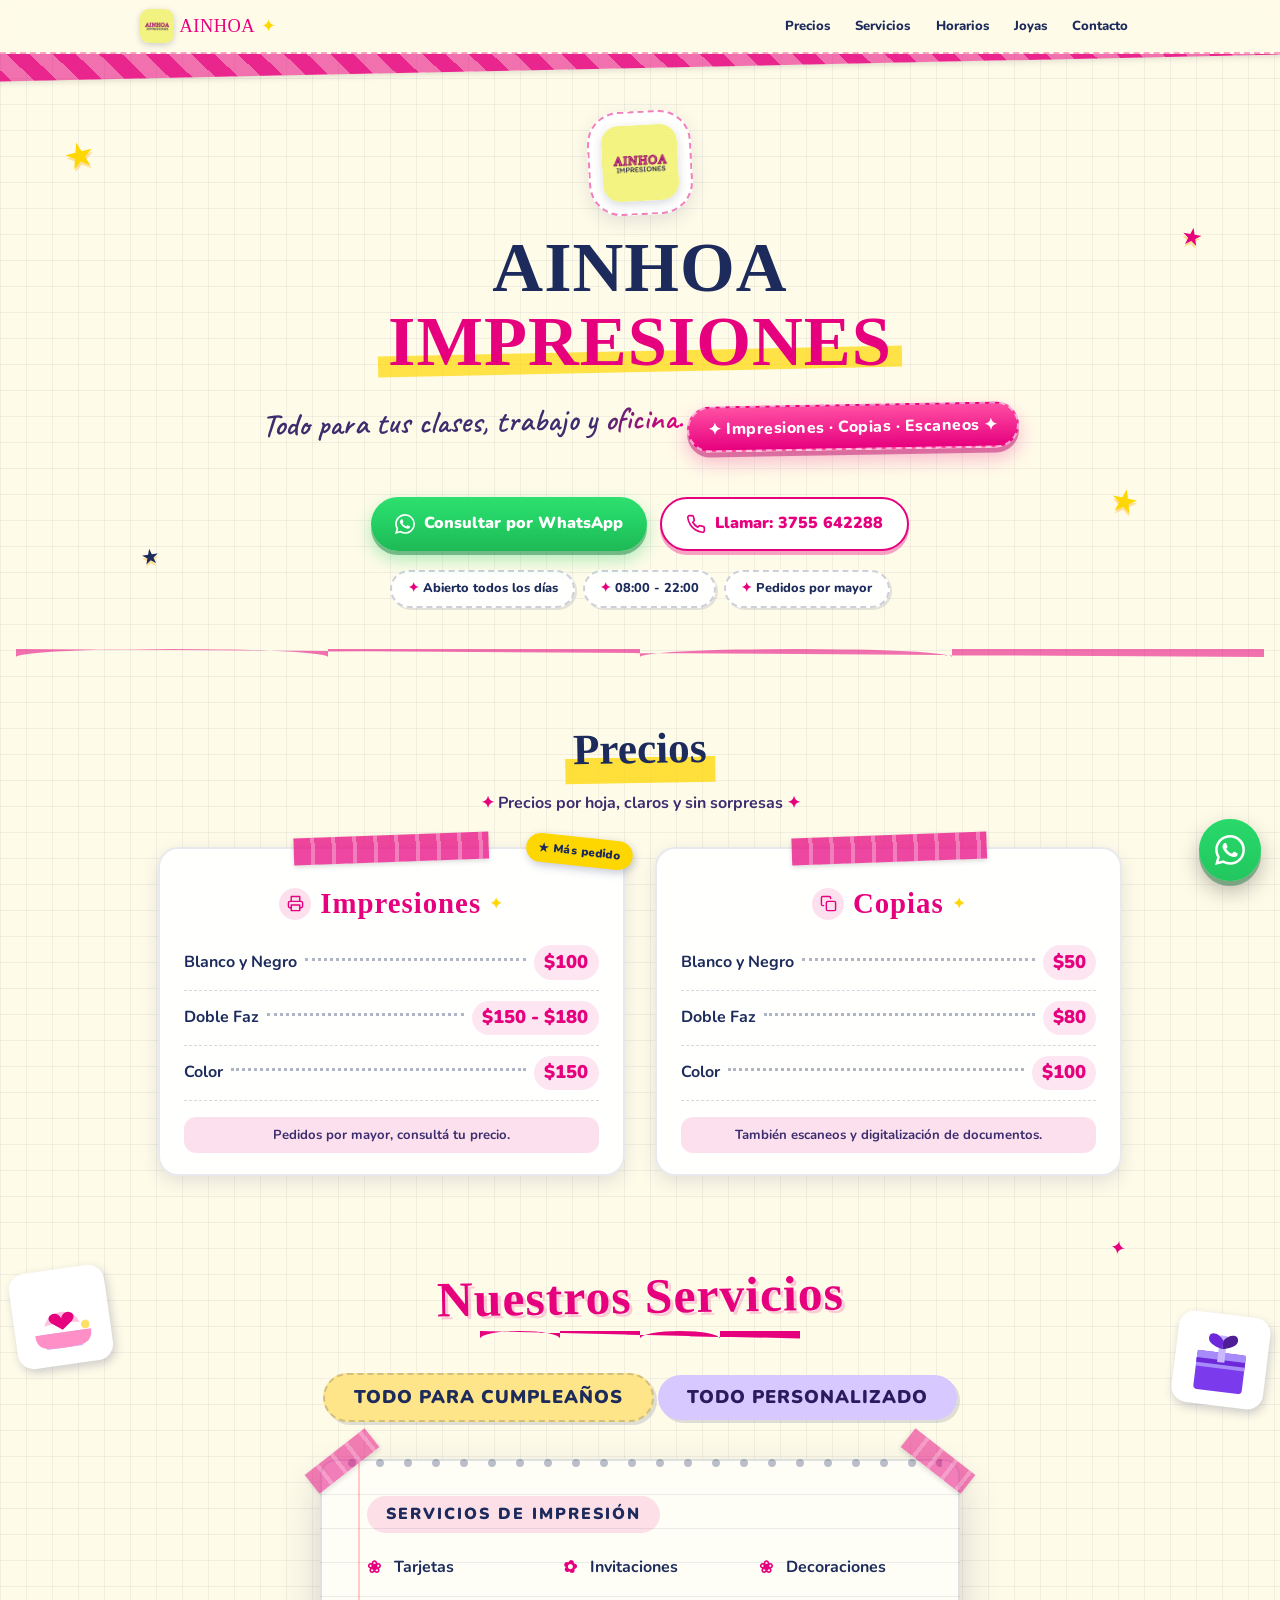
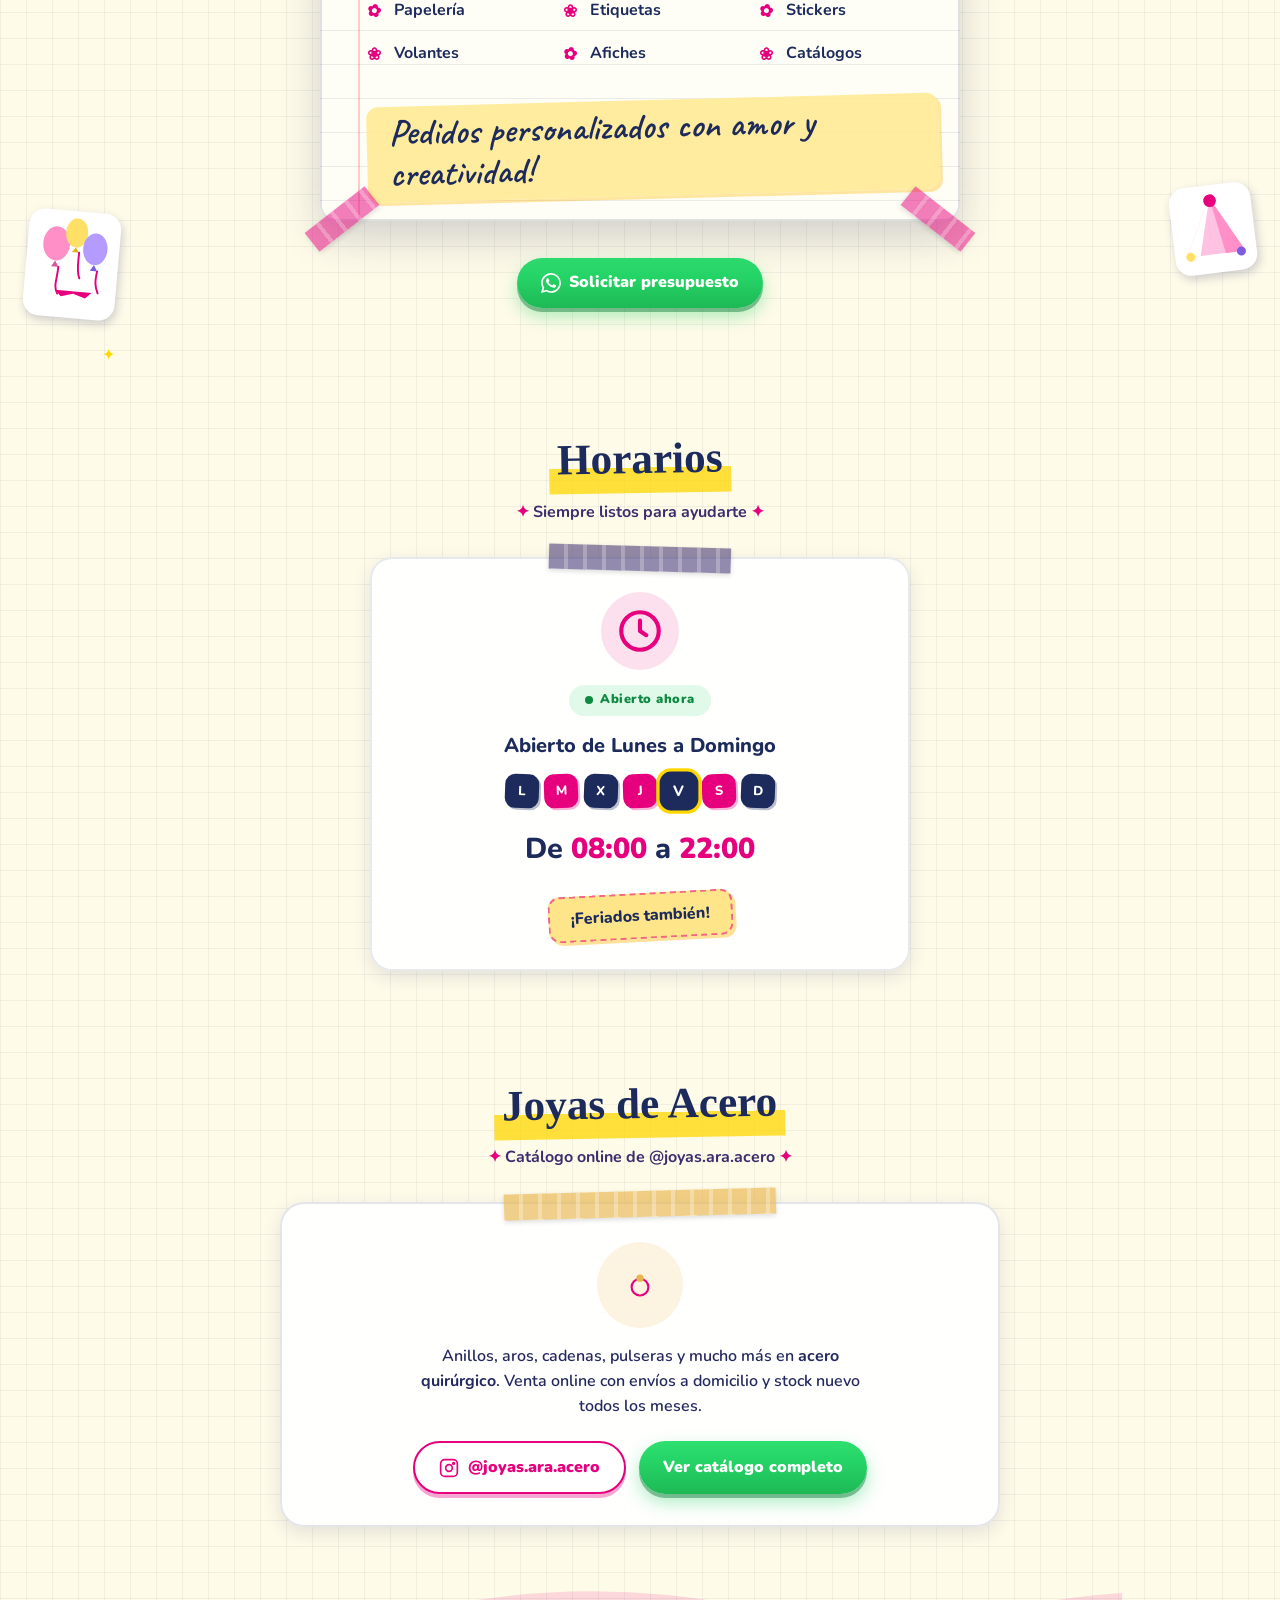
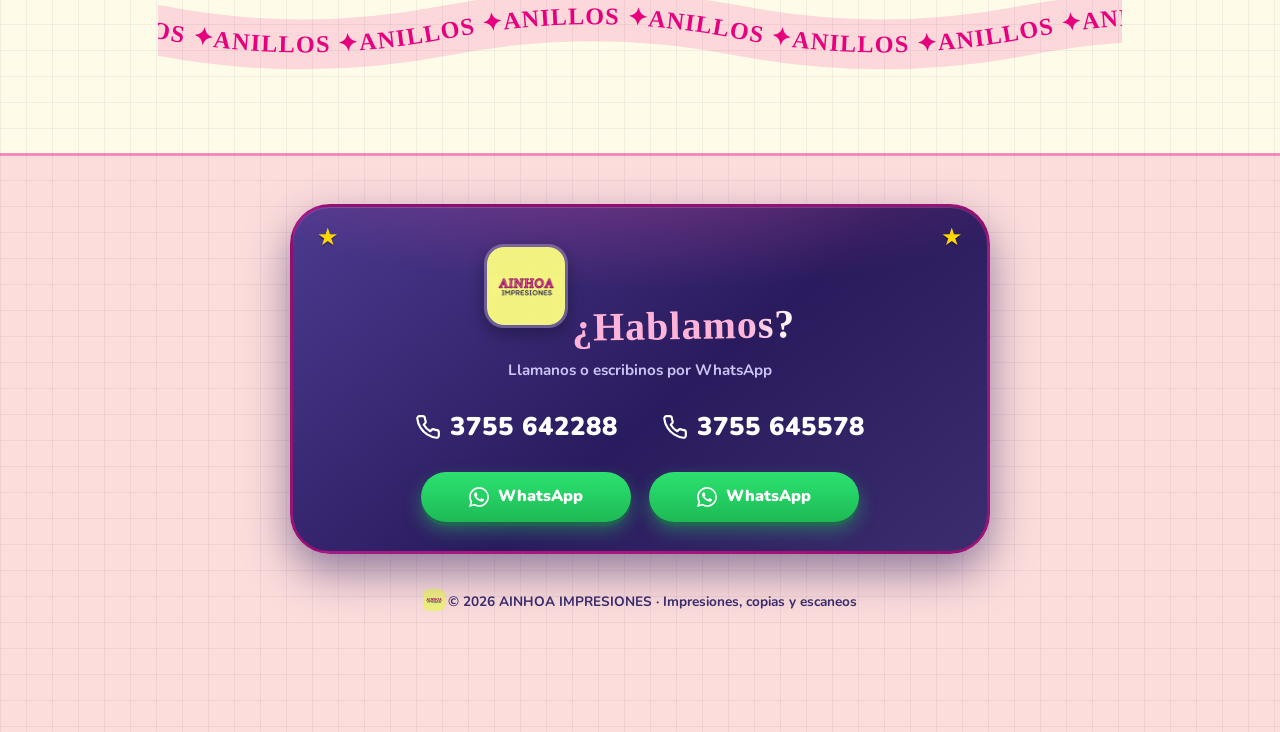
<file: index.html>
<!DOCTYPE html>
<html lang="es">
<head>
  <meta charset="UTF-8">
  <meta name="viewport" content="width=device-width, initial-scale=1.0">
  <meta name="description" content="AINHOA IMPRESIONES - Impresiones, copias y escaneos. Todo para tus clases, trabajo y oficina. Abierto de lunes a domingo, de 08:00 a 22:00.">
  <meta name="theme-color" content="#e6007e">
  <title>AINHOA IMPRESIONES · Impresiones, Copias y Escaneos</title>
  <link rel="icon" type="image/jpeg" href="assets/img/logo.jpg">
  <meta property="og:type" content="website">
  <meta property="og:title" content="AINHOA IMPRESIONES · Impresiones, Copias y Escaneos">
  <meta property="og:description" content="Impresiones, copias y escaneos. Todo para tus clases, trabajo y oficina. Abierto de lunes a domingo.">
  <meta property="og:image" content="assets/img/logo.jpg">
  <link rel="preconnect" href="https://fonts.googleapis.com">
  <link rel="preconnect" href="https://fonts.gstatic.com" crossorigin>
  <link href="https://fonts.googleapis.com/css2?family=Permanent+Marker&family=Nunito:wght@400;600;700;800;900&family=Caveat:wght@600;700&display=swap" rel="stylesheet">
  <link rel="stylesheet" href="assets/css/base.css">
  <link rel="stylesheet" href="assets/css/main.css">
  <link rel="stylesheet" href="assets/css/animations.css">
</head>
<body>

  <div class="progress" id="progress" aria-hidden="true"></div>

  <nav class="topnav" aria-label="Navegación">
    <div class="topnav-inner">
      <a class="brand" href="#inicio">
        <img class="brand-logo" src="assets/img/logo.jpg" alt="AINHOA IMPRESIONES" width="34" height="34">
        AINHOA <span class="brand-star" aria-hidden="true">✦</span>
      </a>
      <div class="nav-links">
        <a href="#precios">Precios</a>
        <a href="#servicios">Servicios</a>
        <a href="#horarios">Horarios</a>
        <a href="#joyas">Joyas</a>
        <a href="#contacto">Contacto</a>
      </div>
    </div>
  </nav>

  <header class="hero" id="inicio">
    <span class="star star-1">★</span>
    <span class="star star-2">★</span>
    <span class="star star-3">★</span>
    <span class="star star-4">★</span>

    <div class="hero-icon-wrap">
      <img class="hero-logo" src="assets/img/logo.jpg" alt="AINHOA IMPRESIONES">
    </div>

    <h1 class="marker">AINHOA<br><span class="mark">Impresiones</span></h1>

    <p class="slogan rb-shiny rb-shiny--purple">Todo para tus clases, trabajo y oficina.</p>

    <span class="badge">✦ Impresiones · Copias · Escaneos ✦</span>

    <div class="hero-cta">
      <a class="btn-cta btn-wa-cta magnet" href="https://wa.me/543755642288?text=%C2%A1Hola%20AINHOA%20IMPRESIONES!%20Vengo%20de%20la%20web%20y%20quiero%20consultar." target="_blank" rel="noopener">
        <svg viewBox="0 0 24 24" width="20" height="20" fill="currentColor" aria-hidden="true"><path d="M17.472 14.382c-.297-.149-1.758-.867-2.03-.967-.273-.099-.471-.148-.67.15-.197.297-.767.966-.94 1.164-.173.199-.347.223-.644.075-.297-.15-1.255-.463-2.39-1.475-.883-.788-1.48-1.761-1.653-2.059-.173-.297-.018-.458.13-.606.134-.133.298-.347.446-.52.149-.174.198-.298.298-.497.099-.198.05-.371-.025-.52-.075-.149-.669-1.612-.916-2.207-.242-.579-.487-.5-.669-.51-.173-.008-.371-.01-.57-.01-.198 0-.52.074-.792.372-.272.297-1.04 1.016-1.04 2.479 0 1.462 1.065 2.875 1.213 3.074.149.198 2.096 3.2 5.077 4.487.709.306 1.262.489 1.694.625.712.227 1.36.195 1.871.118.571-.085 1.758-.719 2.006-1.413.248-.694.248-1.289.173-1.413-.074-.124-.272-.198-.57-.347m-5.421 7.403h-.004a9.87 9.87 0 01-5.031-1.378l-.361-.214-3.741.982.998-3.648-.235-.374a9.86 9.86 0 01-1.51-5.26c.001-5.45 4.436-9.884 9.888-9.884 2.64 0 5.122 1.03 6.988 2.898a9.825 9.825 0 012.893 6.994c-.003 5.45-4.437 9.884-9.885 9.884m8.413-18.297A11.815 11.815 0 0012.05 0C5.495 0 .16 5.335.157 11.892c0 2.096.547 4.142 1.588 5.945L.057 24l6.305-1.654a11.882 11.882 0 005.683 1.448h.005c6.554 0 11.89-5.335 11.893-11.893a11.821 11.821 0 00-3.48-8.413z"/></svg>
        Consultar por WhatsApp
      </a>
      <a class="btn-cta btn-tel-cta magnet" href="tel:+543755642288">
        <svg viewBox="0 0 24 24" width="20" height="20" fill="none" stroke="currentColor" stroke-width="2" stroke-linecap="round" stroke-linejoin="round" aria-hidden="true"><path d="M22 16.92v3a2 2 0 0 1-2.18 2 19.79 19.79 0 0 1-8.63-3.07 19.5 19.5 0 0 1-6-6 19.79 19.79 0 0 1-3.07-8.67A2 2 0 0 1 4.11 2h3a2 2 0 0 1 2 1.72c.127.96.361 1.903.7 2.81a2 2 0 0 1-.45 2.11L8.09 9.91a16 16 0 0 0 6 6l1.27-1.27a2 2 0 0 1 2.11-.45c.907.339 1.85.573 2.81.7A2 2 0 0 1 22 16.92z"/></svg>
        Llamar: 3755 642288
      </a>
    </div>

    <div class="hero-chips">
      <span class="chip">Abierto todos los días</span>
      <span class="chip">08:00 - 22:00</span>
      <span class="chip">Pedidos por mayor</span>
    </div>

    <svg class="hero-scallop" viewBox="0 0 56 14" preserveAspectRatio="none" aria-hidden="true">
      <path d="M0 0 L0 7 A7 7 0 0 1 14 7 L14 0 A7 7 0 0 1 28 0 L28 7 A7 7 0 0 1 42 7 L42 0 A7 7 0 0 1 56 0 L56 7" fill="#e6007e"/>
    </svg>
  </header>

  <main>

    <section id="precios">
      <div class="container">
        <div class="section-head reveal">
          <h2 class="section-title">Precios</h2>
          <p class="section-sub">Precios por hoja, claros y sin sorpresas</p>
        </div>

        <div class="price-grid">

          <article class="category-card reveal" style="--d: 0.1s">
            <span class="ribbon" aria-hidden="true">★ Más pedido</span>
            <h3 class="category-title">
              <span class="cat-icon" aria-hidden="true">
                <svg viewBox="0 0 24 24" fill="none" stroke="currentColor" stroke-width="2" stroke-linecap="round" stroke-linejoin="round"><polyline points="6 9 6 2 18 2 18 9"/><path d="M6 18H4a2 2 0 0 1-2-2v-5a2 2 0 0 1 2-2h16a2 2 0 0 1 2 2v5a2 2 0 0 1-2 2h-2"/><rect x="6" y="14" width="12" height="8"/></svg>
              </span>
              Impresiones
            </h3>
            <div class="price-row">
              <span class="price-name">Blanco y Negro</span>
              <span class="price-dots"></span>
              <span class="price-value">$100</span>
            </div>
            <div class="price-row">
              <span class="price-name">Doble Faz</span>
              <span class="price-dots"></span>
              <span class="price-value">$150 - $180</span>
            </div>
            <div class="price-row">
              <span class="price-name">Color</span>
              <span class="price-dots"></span>
              <span class="price-value">$150</span>
            </div>
            <p class="card-footnote">Pedidos por mayor, consultá tu precio.</p>
          </article>

          <article class="category-card reveal" style="--d: 0.25s">
            <h3 class="category-title">
              <span class="cat-icon" aria-hidden="true">
                <svg viewBox="0 0 24 24" fill="none" stroke="currentColor" stroke-width="2" stroke-linecap="round" stroke-linejoin="round"><rect x="9" y="9" width="13" height="13" rx="2"/><path d="M5 15H4a2 2 0 0 1-2-2V4a2 2 0 0 1 2-2h9a2 2 0 0 1 2 2v1"/></svg>
              </span>
              Copias
            </h3>
            <div class="price-row">
              <span class="price-name">Blanco y Negro</span>
              <span class="price-dots"></span>
              <span class="price-value">$50</span>
            </div>
            <div class="price-row">
              <span class="price-name">Doble Faz</span>
              <span class="price-dots"></span>
              <span class="price-value">$80</span>
            </div>
            <div class="price-row">
              <span class="price-name">Color</span>
              <span class="price-dots"></span>
              <span class="price-value">$100</span>
            </div>
            <p class="card-footnote">También escaneos y digitalización de documentos.</p>
          </article>

        </div>
      </div>
    </section>

    <section id="servicios">
      <div class="container">

        <span class="sparkle sparkle-s1" aria-hidden="true">✦</span>
        <span class="sparkle sparkle-s2" aria-hidden="true">✦</span>

        <div class="scallop-wrap reveal">
          <h2 class="scallop-title">Nuestros Servicios</h2>
          <svg class="scallop-band" viewBox="0 0 56 14" preserveAspectRatio="none" aria-hidden="true">
            <path d="M0 0 L0 7 A7 7 0 0 1 14 7 L14 0 A7 7 0 0 1 28 0 L28 7 A7 7 0 0 1 42 7 L42 0 A7 7 0 0 1 56 0 L56 7" fill="#e6007e"/>
          </svg>
        </div>

        <div class="promo-bars reveal" style="--d: 0.1s">
          <span class="promo-bar promo-yellow">TODO PARA CUMPLEAÑOS</span>
          <span class="promo-bar promo-purple">TODO PERSONALIZADO</span>
        </div>

        <div class="memo-pad reveal" style="--d: 0.2s">
          <span class="tape tape-tl"></span>
          <span class="tape tape-tr"></span>
          <span class="tape tape-bl"></span>
          <span class="tape tape-br"></span>
          <span class="binding" aria-hidden="true"></span>

          <p class="memo-header">Servicios de Impresión</p>

          <ul class="service-list">
            <li>Tarjetas</li>
            <li>Invitaciones</li>
            <li>Decoraciones</li>
            <li>Papelería</li>
            <li>Etiquetas</li>
            <li>Stickers</li>
            <li>Volantes</li>
            <li>Afiches</li>
            <li>Catálogos</li>
          </ul>

          <span class="quote">Pedidos personalizados con amor y creatividad!</span>
        </div>

        <p class="services-cta reveal" style="--d: 0.3s">
          <a class="btn-cta btn-wa-cta" href="https://wa.me/543755642288?text=%C2%A1Hola%20AINHOA%20IMPRESIONES!%20Quiero%20solicitar%20un%20presupuesto%20personalizado." target="_blank" rel="noopener">
            <svg viewBox="0 0 24 24" width="20" height="20" fill="currentColor" aria-hidden="true"><path d="M17.472 14.382c-.297-.149-1.758-.867-2.03-.967-.273-.099-.471-.148-.67.15-.197.297-.767.966-.94 1.164-.173.199-.347.223-.644.075-.297-.15-1.255-.463-2.39-1.475-.883-.788-1.48-1.761-1.653-2.059-.173-.297-.018-.458.13-.606.134-.133.298-.347.446-.52.149-.174.198-.298.298-.497.099-.198.05-.371-.025-.52-.075-.149-.669-1.612-.916-2.207-.242-.579-.487-.5-.669-.51-.173-.008-.371-.01-.57-.01-.198 0-.52.074-.792.372-.272.297-1.04 1.016-1.04 2.479 0 1.462 1.065 2.875 1.213 3.074.149.198 2.096 3.2 5.077 4.487.709.306 1.262.489 1.694.625.712.227 1.36.195 1.871.118.571-.085 1.758-.719 2.006-1.413.248-.694.248-1.289.173-1.413-.074-.124-.272-.198-.57-.347m-5.421 7.403h-.004a9.87 9.87 0 01-5.031-1.378l-.361-.214-3.741.982.998-3.648-.235-.374a9.86 9.86 0 01-1.51-5.26c.001-5.45 4.436-9.884 9.888-9.884 2.64 0 5.122 1.03 6.988 2.898a9.825 9.825 0 012.893 6.994c-.003 5.45-4.437 9.884-9.885 9.884m8.413-18.297A11.815 11.815 0 0012.05 0C5.495 0 .16 5.335.157 11.892c0 2.096.547 4.142 1.588 5.945L.057 24l6.305-1.654a11.882 11.882 0 005.683 1.448h.005c6.554 0 11.89-5.335 11.893-11.893a11.821 11.821 0 00-3.48-8.413z"/></svg>
            Solicitar presupuesto
          </a>
        </p>

        <span class="doodle doodle-cupcake" aria-hidden="true">
          <svg viewBox="0 0 64 64">
            <path d="M14 44h36l-4 12H18z" fill="#c9b8ff"/>
            <path d="M10 44h44c0 12-9 12-22 12S10 56 10 44z" fill="#ff8fc7"/>
            <path d="M32 28c-7 0-12 4-14 10 8-2 20-2 28 0-2-6-7-10-14-10z" fill="#ffc2e2"/>
            <path d="M32 33c-1-3-4-5-7-4-3 1-4 4-1 7l8 6 8-6c3-3 2-6-1-7-3-1-6 1-7 4z" fill="#e6007e"/>
            <circle cx="50" cy="40" r="3.4" fill="#ffe066"/>
          </svg>
        </span>

        <span class="doodle doodle-gift" aria-hidden="true">
          <svg viewBox="0 0 64 64">
            <rect x="12" y="26" width="40" height="32" rx="3" fill="#7c3aed"/>
            <rect x="12" y="26" width="40" height="13" fill="#a78bfa"/>
            <path d="M12 32h40v4H12z" fill="#6d28d9"/>
            <path d="M29 12h6v22h-6z" fill="#c9b8ff"/>
            <path d="M32 16c-4-6-12-7-12-1 0 5 8 7 12 8z" fill="#6d28d9"/>
            <path d="M32 16c4-6 12-7 12-1 0 5-8 7-12 8z" fill="#4c1d95"/>
          </svg>
        </span>

        <span class="doodle doodle-balloons" aria-hidden="true">
          <svg viewBox="0 0 64 76">
            <ellipse cx="18" cy="22" rx="11" ry="14" fill="#ff8fc7"/>
            <path d="M18 36l3 5h-6z" fill="#d6579b"/>
            <ellipse cx="34" cy="12" rx="9" ry="12" fill="#ffe066"/>
            <path d="M34 24l3 4h-6z" fill="#d9b61e"/>
            <ellipse cx="50" cy="24" rx="10" ry="13" fill="#b49bff"/>
            <path d="M50 37l3 5h-6z" fill="#7c5ce0"/>
            <path d="M21 41c0 10-3 16 1 22" stroke="#e6007e" stroke-width="1.6" fill="none" stroke-linecap="round"/>
            <path d="M37 28c0 9-1 15 2 21" stroke="#e6007e" stroke-width="1.6" fill="none" stroke-linecap="round"/>
            <path d="M53 42c-1 8-1 12 2 18" stroke="#e6007e" stroke-width="1.6" fill="none" stroke-linecap="round"/>
            <path d="M20 60h30l-5 5-10-3-10 3z" fill="#e6007e"/>
          </svg>
        </span>

        <span class="doodle doodle-hat" aria-hidden="true">
          <svg viewBox="0 0 48 52">
            <path d="M24 4l21 40H3z" fill="#ffc2e2"/>
            <path d="M24 4l21 40H31z" fill="#ff8fc7"/>
            <path d="M24 4L13 44H3z" fill="#fff"/>
            <circle cx="24" cy="6" r="4.5" fill="#e6007e"/>
            <circle cx="6" cy="44" r="3.2" fill="#ffe066"/>
            <circle cx="42" cy="44" r="3.2" fill="#7c5ce0"/>
          </svg>
        </span>

      </div>
    </section>

    <section id="horarios">
      <div class="container">
        <div class="section-head reveal">
          <h2 class="section-title">Horarios</h2>
          <p class="section-sub">Siempre listos para ayudarte</p>
        </div>

        <div class="horarios-card reveal" style="--d: 0.15s">
          <div class="clock-wrap">
            <svg class="clock" viewBox="0 0 24 24" fill="none" stroke="#e6007e" stroke-width="2" stroke-linecap="round" stroke-linejoin="round" aria-hidden="true">
              <circle cx="12" cy="12" r="9"/>
              <path d="M12 7v5l3 2"/>
            </svg>
          </div>

          <span class="status-chip" id="status-chip">Abierto ahora</span>

          <p class="open-days">Abierto de Lunes a Domingo</p>

          <div class="day-pills" aria-label="Lunes a domingo">
            <span>L</span><span>M</span><span>X</span><span>J</span><span>V</span><span>S</span><span>D</span>
          </div>

          <p class="hours">De <strong>08:00</strong> a <strong>22:00</strong></p>

          <span class="sticker">¡Feriados también!</span>
        </div>
      </div>
    </section>

    <section id="joyas">
      <div class="container">
        <div class="section-head reveal">
          <h2 class="section-title">Joyas de Acero</h2>
          <p class="section-sub">Catálogo online de @joyas.ara.acero</p>
        </div>

        <div class="joya-card reveal" style="--d: 0.15s">
          <span class="joya-ring" aria-hidden="true">
            <svg viewBox="0 0 80 80" fill="none" stroke="#e6007e" stroke-width="4" stroke-linecap="round">
              <circle cx="40" cy="44" r="16"/>
              <circle cx="40" cy="27" r="7" fill="#e8b54d" stroke="none"/>
            </svg>
          </span>
          <p class="joya-text">Anillos, aros, cadenas, pulseras y mucho más en <strong>acero quirúrgico</strong>. Venta online con envíos a domicilio y stock nuevo todos los meses.</p>
          <div class="joya-links">
            <a class="btn-cta btn-tel-cta" href="https://www.instagram.com/joyas.ara.acero" target="_blank" rel="noopener">
              <svg viewBox="0 0 24 24" width="20" height="20" fill="none" stroke="currentColor" stroke-width="2" stroke-linecap="round" stroke-linejoin="round" aria-hidden="true"><rect x="2" y="2" width="20" height="20" rx="5"/><circle cx="12" cy="12" r="4"/><circle cx="17.5" cy="6.5" r="1"/></svg>
              @joyas.ara.acero
            </a>
            <a class="btn-cta btn-wa-cta" href="catalogo.html">Ver catálogo completo</a>
          </div>
        </div>

        <div class="rb-textloop rb-band-joyas" data-speed="110" aria-hidden="true">
          <svg class="rb-textloop-svg" viewBox="0 0 1200 170" preserveAspectRatio="xMidYMid meet">
            <path id="rb-tl-path-land" class="rb-tl-path" d="M -360 85 Q -180 50 0 85 T 360 85 T 720 85 T 1080 85 T 1440 85 T 1800 85" fill="none" stroke-linecap="round" stroke-linejoin="round"/>
            <text class="rb-tl-text" dominant-baseline="central"><textPath class="rb-tl-head" href="#rb-tl-path-land" xlink:href="#rb-tl-path-land"></textPath></text>
            <text class="rb-tl-text" dominant-baseline="central"><textPath class="rb-tl-tail" href="#rb-tl-path-land" xlink:href="#rb-tl-path-land"></textPath></text>
            <text class="rb-tl-measure" dominant-baseline="central"><textPath class="rb-tl-measure-path" href="#rb-tl-path-land" xlink:href="#rb-tl-path-land">ANILLOS ✦</textPath></text>
          </svg>
        </div>
      </div>
    </section>

  </main>

  <footer class="contacto" id="contacto">
    <div class="container">

      <div class="contact-capsule reveal">
        <span class="capsule-star capsule-star-left" aria-hidden="true">★</span>
        <span class="capsule-star capsule-star-right" aria-hidden="true">★</span>

        <img class="capsule-logo" src="assets/img/logo.jpg" alt="">
        <h2 class="capsule-title rb-shiny rb-shiny--pink">¿Hablamos?</h2>
        <p class="capsule-sub">Llamanos o escribinos por WhatsApp</p>

        <div class="capsule-phones">
          <a class="capsule-phone" href="tel:+543755642288">
            <svg viewBox="0 0 24 24" width="26" height="26" fill="none" stroke="currentColor" stroke-width="2" stroke-linecap="round" stroke-linejoin="round" aria-hidden="true"><path d="M22 16.92v3a2 2 0 0 1-2.18 2 19.79 19.79 0 0 1-8.63-3.07 19.5 19.5 0 0 1-6-6 19.79 19.79 0 0 1-3.07-8.67A2 2 0 0 1 4.11 2h3a2 2 0 0 1 2 1.72c.127.96.361 1.903.7 2.81a2 2 0 0 1-.45 2.11L8.09 9.91a16 16 0 0 0 6 6l1.27-1.27a2 2 0 0 1 2.11-.45c.907.339 1.85.573 2.81.7A2 2 0 0 1 22 16.92z"/></svg>
            3755 642288
          </a>
          <a class="capsule-phone" href="tel:+543755645578">
            <svg viewBox="0 0 24 24" width="26" height="26" fill="none" stroke="currentColor" stroke-width="2" stroke-linecap="round" stroke-linejoin="round" aria-hidden="true"><path d="M22 16.92v3a2 2 0 0 1-2.18 2 19.79 19.79 0 0 1-8.63-3.07 19.5 19.5 0 0 1-6-6 19.79 19.79 0 0 1-3.07-8.67A2 2 0 0 1 4.11 2h3a2 2 0 0 1 2 1.72c.127.96.361 1.903.7 2.81a2 2 0 0 1-.45 2.11L8.09 9.91a16 16 0 0 0 6 6l1.27-1.27a2 2 0 0 1 2.11-.45c.907.339 1.85.573 2.81.7A2 2 0 0 1 22 16.92z"/></svg>
            3755 645578
          </a>
        </div>

        <div class="capsule-actions">
          <a class="btn-wa magnet" href="https://wa.me/543755642288?text=%C2%A1Hola%20AINHOA%20IMPRESIONES!%20Vengo%20de%20la%20web%20y%20quiero%20consultar." target="_blank" rel="noopener">
            <svg viewBox="0 0 24 24" width="20" height="20" fill="currentColor" aria-hidden="true"><path d="M17.472 14.382c-.297-.149-1.758-.867-2.03-.967-.273-.099-.471-.148-.67.15-.197.297-.767.966-.94 1.164-.173.199-.347.223-.644.075-.297-.15-1.255-.463-2.39-1.475-.883-.788-1.48-1.761-1.653-2.059-.173-.297-.018-.458.13-.606.134-.133.298-.347.446-.52.149-.174.198-.298.298-.497.099-.198.05-.371-.025-.52-.075-.149-.669-1.612-.916-2.207-.242-.579-.487-.5-.669-.51-.173-.008-.371-.01-.57-.01-.198 0-.52.074-.792.372-.272.297-1.04 1.016-1.04 2.479 0 1.462 1.065 2.875 1.213 3.074.149.198 2.096 3.2 5.077 4.487.709.306 1.262.489 1.694.625.712.227 1.36.195 1.871.118.571-.085 1.758-.719 2.006-1.413.248-.694.248-1.289.173-1.413-.074-.124-.272-.198-.57-.347m-5.421 7.403h-.004a9.87 9.87 0 01-5.031-1.378l-.361-.214-3.741.982.998-3.648-.235-.374a9.86 9.86 0 01-1.51-5.26c.001-5.45 4.436-9.884 9.888-9.884 2.64 0 5.122 1.03 6.988 2.898a9.825 9.825 0 012.893 6.994c-.003 5.45-4.437 9.884-9.885 9.884m8.413-18.297A11.815 11.815 0 0012.05 0C5.495 0 .16 5.335.157 11.892c0 2.096.547 4.142 1.588 5.945L.057 24l6.305-1.654a11.882 11.882 0 005.683 1.448h.005c6.554 0 11.89-5.335 11.893-11.893a11.821 11.821 0 00-3.48-8.413z"/></svg>
            WhatsApp
          </a>
          <a class="btn-wa magnet" href="https://wa.me/543755645578?text=%C2%A1Hola%20AINHOA%20IMPRESIONES!%20Vengo%20de%20la%20web%20y%20quiero%20consultar." target="_blank" rel="noopener">
            <svg viewBox="0 0 24 24" width="20" height="20" fill="currentColor" aria-hidden="true"><path d="M17.472 14.382c-.297-.149-1.758-.867-2.03-.967-.273-.099-.471-.148-.67.15-.197.297-.767.966-.94 1.164-.173.199-.347.223-.644.075-.297-.15-1.255-.463-2.39-1.475-.883-.788-1.48-1.761-1.653-2.059-.173-.297-.018-.458.13-.606.134-.133.298-.347.446-.52.149-.174.198-.298.298-.497.099-.198.05-.371-.025-.52-.075-.149-.669-1.612-.916-2.207-.242-.579-.487-.5-.669-.51-.173-.008-.371-.01-.57-.01-.198 0-.52.074-.792.372-.272.297-1.04 1.016-1.04 2.479 0 1.462 1.065 2.875 1.213 3.074.149.198 2.096 3.2 5.077 4.487.709.306 1.262.489 1.694.625.712.227 1.36.195 1.871.118.571-.085 1.758-.719 2.006-1.413.248-.694.248-1.289.173-1.413-.074-.124-.272-.198-.57-.347m-5.421 7.403h-.004a9.87 9.87 0 01-5.031-1.378l-.361-.214-3.741.982.998-3.648-.235-.374a9.86 9.86 0 01-1.51-5.26c.001-5.45 4.436-9.884 9.888-9.884 2.64 0 5.122 1.03 6.988 2.898a9.825 9.825 0 012.893 6.994c-.003 5.45-4.437 9.884-9.885 9.884m8.413-18.297A11.815 11.815 0 0012.05 0C5.495 0 .16 5.335.157 11.892c0 2.096.547 4.142 1.588 5.945L.057 24l6.305-1.654a11.882 11.882 0 005.683 1.448h.005c6.554 0 11.89-5.335 11.893-11.893a11.821 11.821 0 00-3.48-8.413z"/></svg>
            WhatsApp
          </a>
        </div>
      </div>

      <p class="copyright"><img class="copy-logo" src="assets/img/logo.jpg" alt="">© <span id="year"></span> AINHOA IMPRESIONES · Impresiones, copias y escaneos</p>
    </div>
  </footer>

  <a class="wa-float" href="https://wa.me/543755642288?text=%C2%A1Hola%20AINHOA%20IMPRESIONES!%20Vengo%20de%20la%20web%20y%20quiero%20consultar." target="_blank" rel="noopener" aria-label="Escribinos por WhatsApp">
    <span class="wa-tip" aria-hidden="true">¡Escribinos!</span>
    <svg viewBox="0 0 24 24" width="30" height="30" fill="currentColor" aria-hidden="true"><path d="M17.472 14.382c-.297-.149-1.758-.867-2.03-.967-.273-.099-.471-.148-.67.15-.197.297-.767.966-.94 1.164-.173.199-.347.223-.644.075-.297-.15-1.255-.463-2.39-1.475-.883-.788-1.48-1.761-1.653-2.059-.173-.297-.018-.458.13-.606.134-.133.298-.347.446-.52.149-.174.198-.298.298-.497.099-.198.05-.371-.025-.52-.075-.149-.669-1.612-.916-2.207-.242-.579-.487-.5-.669-.51-.173-.008-.371-.01-.57-.01-.198 0-.52.074-.792.372-.272.297-1.04 1.016-1.04 2.479 0 1.462 1.065 2.875 1.213 3.074.149.198 2.096 3.2 5.077 4.487.709.306 1.262.489 1.694.625.712.227 1.36.195 1.871.118.571-.085 1.758-.719 2.006-1.413.248-.694.248-1.289.173-1.413-.074-.124-.272-.198-.57-.347m-5.421 7.403h-.004a9.87 9.87 0 01-5.031-1.378l-.361-.214-3.741.982.998-3.648-.235-.374a9.86 9.86 0 01-1.51-5.26c.001-5.45 4.436-9.884 9.888-9.884 2.64 0 5.122 1.03 6.988 2.898a9.825 9.825 0 012.893 6.994c-.003 5.45-4.437 9.884-9.885 9.884m8.413-18.297A11.815 11.815 0 0012.05 0C5.495 0 .16 5.335.157 11.892c0 2.096.547 4.142 1.588 5.945L.057 24l6.305-1.654a11.882 11.882 0 005.683 1.448h.005c6.554 0 11.89-5.335 11.893-11.893a11.821 11.821 0 00-3.48-8.413z"/></svg>
  </a>

  <button class="to-top" id="toTop" aria-label="Volver arriba">↑</button>

  <script src="assets/js/main.js"></script>
  <script src="assets/js/animations.js"></script>

</body>
</html>
</file>
<file: assets/css/base.css>
/* ==========================================================================
   BASE · AINHOA IMPRESIONES / JOYAS ARA
   Tokens, reset y componentes compartidos entre ambas páginas
   ========================================================================== */

:root {
  --fuchsia: #e6007e;
  --fuchsia-2: #ff4fa3;
  --fuchsia-dark: #b30063;
  --fuchsia-soft: rgba(230, 0, 126, 0.12);
  --navy: #1c2b5b;
  --navy-2: #2b3f7e;
  --purple: #3b2d6e;
  --lavender: #d7c8ff;
  --ink: #23285e;
  --paper: #fffbe9;
  --line: rgba(28, 43, 91, 0.06);
  --yellow: #ffd700;
  --yellow-soft: #ffe58a;
  --gold: #e8b54d;
  --green-wa: #25d366;
  --green-wa-dark: #1eb955;
  --shadow: 0 6px 18px rgba(28, 43, 91, 0.12);
  --shadow-lg: 0 18px 40px rgba(28, 43, 91, 0.2);
  --font-marker: 'Permanent Marker', 'Comic Sans MS', cursive;
  --font-hand: 'Caveat', 'Segoe Script', cursive;
  --font-body: 'Nunito', 'Segoe UI', Tahoma, sans-serif;
}

* { box-sizing: border-box; }

html { scroll-behavior: smooth; }

body {
  margin: 0;
  font-family: var(--font-body);
  color: var(--ink);
  background-color: var(--paper);
  background-image:
    linear-gradient(var(--line) 1px, transparent 1px),
    linear-gradient(90deg, var(--line) 1px, transparent 1px);
  background-size: 26px 26px;
  line-height: 1.55;
  overflow-x: hidden;
}

::selection { background: rgba(230, 0, 126, 0.28); }

:focus-visible {
  outline: 3px dashed var(--fuchsia);
  outline-offset: 3px;
}

.container {
  width: 100%;
  max-width: 1000px;
  margin: 0 auto;
  padding: 0 1.1rem;
}

section, footer { scroll-margin-top: 86px; }

a { color: inherit; }

img { max-width: 100%; height: auto; }

/* ---------- Botones CTA ---------- */

.btn-cta {
  display: inline-flex;
  align-items: center;
  gap: 0.55rem;
  font-weight: 900;
  text-decoration: none;
  border-radius: 999px;
  padding: 0.78rem 1.5rem;
  transition: transform 0.18s ease, box-shadow 0.18s ease, filter 0.18s ease;
}

.btn-cta svg { flex: 0 0 auto; }

.btn-wa-cta {
  background: linear-gradient(180deg, #2ee06f, var(--green-wa) 40%, var(--green-wa-dark));
  color: #fff;
  box-shadow: 0 4px 0 rgba(20, 120, 60, 0.45), 0 8px 18px rgba(37, 211, 102, 0.4);
}

.btn-wa-cta:hover {
  transform: translateY(-3px) scale(1.02);
  filter: brightness(1.05);
  box-shadow: 0 7px 0 rgba(20, 120, 60, 0.45), 0 12px 24px rgba(37, 211, 102, 0.5);
}

.btn-wa-cta:active {
  transform: translateY(1px) scale(0.99);
  box-shadow: 0 2px 0 rgba(20, 120, 60, 0.45);
}

.btn-tel-cta {
  background: #fff;
  color: var(--fuchsia);
  border: 2px solid var(--fuchsia);
  box-shadow: 0 4px 0 rgba(230, 0, 126, 0.35);
}

.btn-tel-cta:hover {
  transform: translateY(-3px) scale(1.02);
  background: var(--fuchsia-soft);
  box-shadow: 0 7px 0 rgba(230, 0, 126, 0.35);
}

.btn-tel-cta:active {
  transform: translateY(1px) scale(0.99);
  box-shadow: 0 2px 0 rgba(230, 0, 126, 0.35);
}

.btn-wa {
  display: inline-flex;
  align-items: center;
  justify-content: center;
  gap: 0.55rem;
  background: linear-gradient(180deg, #2ee06f, var(--green-wa) 40%, var(--green-wa-dark));
  color: #fff;
  font-weight: 900;
  font-size: 1rem;
  padding: 0.78rem 1.2rem;
  border-radius: 999px;
  border: none;
  cursor: pointer;
  text-decoration: none;
  box-shadow: 0 4px 0 rgba(20, 120, 60, 0.45), 0 8px 18px rgba(37, 211, 102, 0.4);
  transition: transform 0.18s ease, box-shadow 0.18s ease, filter 0.18s ease;
}

.btn-wa:hover {
  filter: brightness(1.05);
  transform: translateY(-3px) scale(1.02);
  box-shadow: 0 7px 0 rgba(20, 120, 60, 0.45), 0 12px 24px rgba(37, 211, 102, 0.5);
}

.btn-wa:active {
  transform: translateY(1px) scale(0.99);
  box-shadow: 0 2px 0 rgba(20, 120, 60, 0.45);
}

.btn-wa svg { flex: 0 0 auto; }

/* ---------- Chips ---------- */

.chip {
  display: inline-block;
  font-size: 0.8rem;
  font-weight: 800;
  color: var(--navy);
  background: rgba(255, 255, 255, 0.88);
  border: 2px dashed rgba(28, 43, 91, 0.22);
  padding: 0.42rem 0.95rem;
  border-radius: 999px;
  box-shadow: 2px 2px 0 rgba(28, 43, 91, 0.12);
  transition: transform 0.2s ease;
}

.chip:hover { transform: translateY(-2px) rotate(-1deg); }

.chip::before { content: "✦ "; color: var(--fuchsia); }

/* ---------- Barra de progreso ---------- */

.progress {
  position: fixed;
  top: 0;
  left: 0;
  height: 4px;
  width: 0;
  background: linear-gradient(90deg, var(--fuchsia), var(--yellow));
  z-index: 80;
  transition: width 0.08s linear;
}

/* ---------- Botón volver arriba ---------- */

.to-top {
  position: fixed;
  left: 1.2rem;
  bottom: 1.2rem;
  z-index: 60;
  width: 48px;
  height: 48px;
  border-radius: 50%;
  border: none;
  background: var(--navy);
  color: #fff;
  font-size: 1.25rem;
  font-weight: 900;
  cursor: pointer;
  box-shadow: 0 4px 0 rgba(28, 43, 91, 0.4), 0 8px 16px rgba(28, 43, 91, 0.3);
  opacity: 0;
  transform: translateY(14px) scale(0.9);
  pointer-events: none;
  transition: opacity 0.25s ease, transform 0.25s ease, background 0.2s ease, box-shadow 0.2s ease;
}

.to-top.show {
  opacity: 1;
  transform: none;
  pointer-events: auto;
}

.to-top:hover {
  background: var(--fuchsia);
  transform: translateY(-3px);
  box-shadow: 0 6px 0 rgba(179, 0, 99, 0.4), 0 10px 20px rgba(230, 0, 126, 0.4);
}

/* ---------- Botón flotante WhatsApp ---------- */

.wa-float {
  position: fixed;
  right: 1.2rem;
  bottom: 1.2rem;
  z-index: 60;
  width: 62px;
  height: 62px;
  background: linear-gradient(180deg, #2ee06f, var(--green-wa-dark));
  border-radius: 50%;
  display: flex;
  align-items: center;
  justify-content: center;
  color: #fff;
  box-shadow: 0 5px 0 rgba(20, 120, 60, 0.45), 0 10px 22px rgba(0, 0, 0, 0.28);
  transition: transform 0.2s ease, box-shadow 0.2s ease;
}

.wa-float::before {
  content: "";
  position: absolute;
  inset: 0;
  border-radius: 50%;
  background: rgba(37, 211, 102, 0.55);
  z-index: -1;
  animation: pulse 2.2s infinite;
}

.wa-float:hover {
  transform: scale(1.12) rotate(8deg);
  box-shadow: 0 8px 0 rgba(20, 120, 60, 0.45), 0 14px 28px rgba(37, 211, 102, 0.5);
}

.wa-tip {
  position: absolute;
  right: calc(100% + 14px);
  top: 50%;
  transform: translateY(-50%) scale(0.9);
  transform-origin: right center;
  opacity: 0;
  pointer-events: none;
  background: var(--navy);
  color: #fff;
  font-size: 0.78rem;
  font-weight: 800;
  padding: 0.4rem 0.85rem;
  border-radius: 10px;
  white-space: nowrap;
  transition: opacity 0.2s ease, transform 0.2s ease;
}

.wa-float:hover .wa-tip {
  opacity: 1;
  transform: translateY(-50%) scale(1);
}

@media (hover: none) {
  .wa-tip { display: none; }
}

@keyframes pulse {
  0% { transform: scale(1); opacity: 0.6; }
  70% { transform: scale(1.6); opacity: 0; }
  100% { transform: scale(1.6); opacity: 0; }
}

@keyframes bob {
  0%, 100% { transform: translateY(0) rotate(-3deg); }
  50% { transform: translateY(-8px) rotate(3deg); }
}

@keyframes spinStar {
  to { transform: rotate(360deg); }
}

@keyframes blink {
  50% { opacity: 0.3; transform: scale(0.8); }
}

/* ---------- Reveal en scroll ---------- */

.js .reveal {
  opacity: 0;
  transform: translateY(28px);
  transition: opacity 0.65s ease, transform 0.65s ease;
}

.js .reveal.visible {
  opacity: 1;
  transform: none;
}

.js .reveal[style*="--d"] {
  transition-delay: var(--d);
}

/* ---------- Accesibilidad: reducir movimiento ---------- */

@media (prefers-reduced-motion: reduce) {
  html { scroll-behavior: auto; }
  * { animation: none !important; }
  .js .reveal { opacity: 1; transform: none; transition: none; }
}
</file>
<file: assets/css/main.css>
/* ==========================================================================
   MAIN · AINHOA IMPRESIONES
   ========================================================================== */

/* ---------- Navbar ---------- */

.topnav {
  position: sticky;
  top: 0;
  z-index: 50;
  background: rgba(255, 251, 233, 0.9);
  -webkit-backdrop-filter: blur(10px);
  backdrop-filter: blur(10px);
  border-bottom: 2px dashed rgba(230, 0, 126, 0.35);
  padding: 0.55rem 1rem;
}

.topnav-inner {
  max-width: 1000px;
  margin: 0 auto;
  display: flex;
  align-items: center;
  justify-content: space-between;
  gap: 1rem;
}

.brand {
  font-family: var(--font-marker);
  font-size: 1.15rem;
  color: var(--fuchsia);
  text-decoration: none;
  letter-spacing: 0.5px;
  display: inline-flex;
  align-items: center;
  gap: 0.35rem;
  white-space: nowrap;
}

.brand .brand-star {
  display: inline-block;
  color: var(--yellow);
  animation: spinStar 9s linear infinite;
}

.brand-logo {
  width: 34px;
  height: 34px;
  object-fit: contain;
  border-radius: 9px;
  box-shadow: 0 2px 6px rgba(28, 43, 91, 0.22);
}

.nav-links {
  display: flex;
  gap: 0.15rem;
  flex-wrap: wrap;
  justify-content: flex-end;
}

.nav-links a {
  font-weight: 800;
  font-size: 0.82rem;
  color: var(--navy);
  text-decoration: none;
  padding: 0.4rem 0.72rem;
  border-radius: 999px;
  transition: background 0.2s ease, color 0.2s ease, transform 0.2s ease;
  white-space: nowrap;
}

.nav-links a:hover {
  background: var(--fuchsia-soft);
  color: var(--fuchsia);
  transform: translateY(-1px);
}

/* ---------- Hero ---------- */

.hero {
  position: relative;
  text-align: center;
  padding: 3.6rem 1rem 3.4rem;
  overflow: hidden;
}

.hero::before {
  content: "";
  position: absolute;
  top: -18px;
  left: -8%;
  width: 116%;
  height: 32px;
  background: repeating-linear-gradient(45deg,
    rgba(230, 0, 126, 0.85) 0 16px,
    rgba(230, 0, 126, 0.55) 16px 32px);
  transform: rotate(-1.2deg);
  box-shadow: 0 2px 6px rgba(0, 0, 0, 0.12);
}

.hero-scallop {
  display: block;
  width: 100%;
  height: 16px;
  margin: 2.6rem 0 -3.4rem;
  opacity: 0.55;
}

.hero-icon-wrap {
  width: clamp(78px, 17vw, 104px);
  height: clamp(78px, 17vw, 104px);
  margin: 0 auto 1rem;
  background: rgba(255, 255, 255, 0.9);
  border: 2px dashed rgba(230, 0, 126, 0.5);
  border-radius: 32px;
  display: grid;
  place-items: center;
  box-shadow: var(--shadow);
  transform: rotate(-3deg);
  animation: bob 3.2s ease-in-out infinite;
}

.hero-logo {
  width: clamp(56px, 13vw, 76px);
  height: auto;
  border-radius: 18px;
  box-shadow: 0 3px 10px rgba(28, 43, 91, 0.18);
}

.hero h1 {
  margin: 0;
  font-family: var(--font-marker);
  font-size: clamp(2.6rem, 10vw, 4.4rem);
  line-height: 1.05;
  color: var(--navy);
  text-transform: uppercase;
  letter-spacing: 1px;
}

.hero h1 .mark {
  position: relative;
  color: var(--fuchsia);
  display: inline-block;
}

.hero h1 .mark::after {
  content: "";
  position: absolute;
  left: -2%;
  right: -2%;
  bottom: 10%;
  height: 28%;
  background: rgba(255, 215, 0, 0.7);
  transform: rotate(-1.2deg);
  z-index: -1;
}

.slogan {
  margin: 1.1rem 0 1.5rem;
  font-family: var(--font-hand);
  font-size: clamp(1.5rem, 6vw, 2rem);
  font-weight: 600;
  color: var(--purple);
  transform: rotate(-1deg);
}

.badge {
  display: inline-block;
  background: linear-gradient(180deg, var(--fuchsia-2), var(--fuchsia));
  color: #fff;
  font-weight: 800;
  font-size: clamp(0.85rem, 3.5vw, 1rem);
  letter-spacing: 0.5px;
  padding: 0.55rem 1.2rem;
  border-radius: 999px;
  box-shadow: 0 5px 0 rgba(179, 0, 99, 0.45), 0 10px 20px rgba(230, 0, 126, 0.28);
  border: 2px dashed rgba(255, 255, 255, 0.6);
  transform: rotate(-1deg);
}

.hero-cta {
  display: flex;
  flex-wrap: wrap;
  gap: 0.8rem;
  justify-content: center;
  margin-top: 1.7rem;
}

.hero-chips {
  display: flex;
  flex-wrap: wrap;
  gap: 0.5rem;
  justify-content: center;
  margin-top: 1.2rem;
}

.hero .star {
  position: absolute;
  line-height: 1;
  color: var(--yellow);
  text-shadow: 0 3px 0 rgba(255, 170, 0, 0.35);
  animation: bob 3s ease-in-out infinite;
}
.hero .star-1 { top: 14%; left: 5%; font-size: 2.2rem; transform: rotate(-14deg); }
.hero .star-2 { top: 28%; right: 6%; font-size: 1.5rem; color: var(--fuchsia); transform: rotate(10deg); animation-delay: 0.5s; }
.hero .star-3 { bottom: 16%; left: 11%; font-size: 1.3rem; color: var(--navy); transform: rotate(-8deg); animation-delay: 1s; }
.hero .star-4 { bottom: 24%; right: 11%; font-size: 2rem; transform: rotate(12deg); animation-delay: 1.5s; }

@media (max-width: 520px) {
  .hero .star-2, .hero .star-3 { display: none; }
}

/* ---------- Encabezados de sección ---------- */

.section-head { text-align: center; margin-bottom: 2rem; }

.section-title {
  display: inline-block;
  margin: 0;
  font-family: var(--font-marker);
  font-size: clamp(2rem, 7vw, 2.7rem);
  color: var(--navy);
  padding: 0 0.5rem;
  background: linear-gradient(to top, rgba(255, 215, 0, 0.75) 0 38%, transparent 38%);
  transform: rotate(-1deg);
}

.section-sub {
  margin: 0.45rem 0 0;
  color: var(--purple);
  font-weight: 700;
}

.section-sub::before,
.section-sub::after {
  content: " ✦ ";
  color: var(--fuchsia);
}

/* ---------- Precios ---------- */

#precios { padding: 3.2rem 0 3rem; }

.price-grid {
  display: grid;
  grid-template-columns: 1fr;
  gap: 1.9rem;
  align-items: stretch;
}

@media (min-width: 760px) {
  .price-grid { grid-template-columns: 1fr 1fr; }
}

.category-card {
  position: relative;
  background: rgba(255, 255, 255, 0.93);
  border: 2px solid rgba(28, 43, 91, 0.1);
  border-radius: 20px;
  padding: 2rem 1.5rem 1.3rem;
  box-shadow: var(--shadow);
  transition: transform 0.28s ease, box-shadow 0.28s ease, border-color 0.28s ease;
}

.category-card::before {
  content: "";
  position: absolute;
  top: -14px;
  left: 50%;
  transform: translateX(-50%) rotate(-2deg);
  width: 42%;
  height: 27px;
  background: rgba(230, 0, 126, 0.72);
  background-image: repeating-linear-gradient(90deg, transparent 0 17px, rgba(255, 255, 255, 0.3) 17px 21px);
  box-shadow: 0 2px 5px rgba(0, 0, 0, 0.14);
}

.category-card:hover {
  transform: translateY(-9px) rotate(-0.4deg);
  border-color: rgba(230, 0, 126, 0.35);
  box-shadow: var(--shadow-lg);
}

.category-title {
  margin: 0 0 0.6rem;
  font-family: var(--font-marker);
  font-size: clamp(1.5rem, 5vw, 1.8rem);
  color: var(--fuchsia);
  letter-spacing: 1px;
  display: flex;
  align-items: center;
  justify-content: center;
  gap: 0.55rem;
}

.category-title::after {
  content: "✦";
  font-size: 0.9rem;
  color: var(--yellow);
  text-shadow: 0 1px 0 rgba(255, 170, 0, 0.4);
}

.cat-icon {
  width: 32px;
  height: 32px;
  flex: 0 0 auto;
  display: grid;
  place-items: center;
  background: var(--fuchsia-soft);
  border-radius: 50%;
  color: var(--fuchsia);
}

.cat-icon svg { width: 17px; height: 17px; }

.ribbon {
  position: absolute;
  top: -12px;
  right: -10px;
  z-index: 4;
  background: var(--yellow);
  color: var(--navy);
  font-size: 0.72rem;
  font-weight: 900;
  letter-spacing: 0.5px;
  padding: 0.35rem 0.75rem;
  border-radius: 999px;
  transform: rotate(6deg);
  box-shadow: 2px 3px 8px rgba(28, 43, 91, 0.25);
}

.price-row {
  display: flex;
  align-items: center;
  gap: 0.5rem;
  padding: 0.62rem 0;
  border-bottom: 1px dashed rgba(28, 43, 91, 0.18);
  transition: padding 0.2s ease, transform 0.2s ease;
}

.price-row:last-child { border-bottom: none; }

.price-row:hover {
  padding-left: 0.4rem;
  transform: translateX(3px);
}
.price-row:hover .price-name { color: var(--fuchsia); }

.price-name {
  font-weight: 700;
  color: var(--navy);
  white-space: nowrap;
}

.price-dots {
  flex: 1;
  border-bottom: 3px dotted rgba(28, 43, 91, 0.35);
  margin-bottom: 6px;
}

.price-value {
  font-weight: 900;
  color: var(--fuchsia);
  font-size: 1.15rem;
  white-space: nowrap;
  background: rgba(230, 0, 126, 0.1);
  border-radius: 999px;
  padding: 0.18rem 0.65rem;
}

.card-footnote {
  margin: 1rem 0 0;
  text-align: center;
  font-size: 0.82rem;
  font-weight: 700;
  color: var(--purple);
  background: var(--fuchsia-soft);
  border-radius: 12px;
  padding: 0.5rem 0.6rem;
}

/* ---------- Servicios ---------- */

#servicios {
  position: relative;
  padding: 3rem 0 3.4rem;
}

.scallop-wrap { text-align: center; margin-bottom: 1.2rem; }

.scallop-title {
  display: inline-block;
  margin: 0;
  font-family: var(--font-marker);
  font-size: clamp(2.1rem, 8vw, 3.1rem);
  color: var(--fuchsia);
  letter-spacing: 1px;
  line-height: 1;
  transform: rotate(-1deg);
  text-shadow: 3px 3px 0 rgba(230, 0, 126, 0.18);
}

.scallop-band {
  display: block;
  width: min(320px, 78vw);
  height: 15px;
  margin: 0.6rem auto 0;
}

.promo-bars { text-align: center; margin-bottom: 1.8rem; }

.promo-bar {
  display: inline-block;
  margin: 0.5rem auto;
  padding: 0.5rem 1.8rem;
  border-radius: 999px;
  font-weight: 900;
  font-size: clamp(0.95rem, 3.6vw, 1.15rem);
  letter-spacing: 1px;
  color: var(--navy);
  box-shadow: 3px 3px 0 rgba(28, 43, 91, 0.14);
  transition: transform 0.2s ease, box-shadow 0.2s ease;
}

.promo-bar:hover {
  transform: scale(1.04);
  box-shadow: 4px 5px 0 rgba(28, 43, 91, 0.18);
}

.promo-yellow {
  background: var(--yellow-soft);
  border: 2px dashed rgba(28, 43, 91, 0.2);
}

.promo-purple {
  background: var(--lavender);
  color: #2a1b5e;
}

.memo-pad {
  position: relative;
  max-width: 640px;
  margin: 0 auto;
  background:
    repeating-linear-gradient(to bottom, transparent 0 33px, rgba(28, 43, 91, 0.09) 33px 34px),
    rgba(255, 254, 247, 0.95);
  border: 2px solid rgba(28, 43, 91, 0.14);
  border-radius: 16px;
  box-shadow: var(--shadow-lg);
  padding: 2.2rem 1.2rem 1.4rem 2.8rem;
  transition: transform 0.28s ease, box-shadow 0.28s ease;
}

.memo-pad:hover {
  transform: rotate(-0.4deg);
  box-shadow: 0 20px 40px rgba(230, 0, 126, 0.2);
}

.memo-pad::before {
  content: "";
  position: absolute;
  top: 0;
  bottom: 0;
  left: 36px;
  width: 2px;
  background: rgba(255, 71, 87, 0.28);
  pointer-events: none;
}

.binding {
  position: absolute;
  top: -7px;
  left: 16px;
  right: 16px;
  height: 18px;
  background-image: radial-gradient(circle at 14px 9px, rgba(28, 43, 91, 0.3) 3.5px, transparent 4.5px);
  background-size: 28px 18px;
  background-repeat: repeat-x;
  pointer-events: none;
}

.memo-header {
  display: inline-block;
  margin: 0 0 0.9rem;
  padding: 0.4rem 1.2rem;
  background: var(--fuchsia-soft);
  border-radius: 999px;
  font-weight: 900;
  letter-spacing: 2px;
  text-transform: uppercase;
  font-size: clamp(0.85rem, 3vw, 1rem);
  color: var(--navy);
}

.service-list {
  list-style: none;
  margin: 0;
  padding: 0;
  display: grid;
  grid-template-columns: 1fr 1fr;
  gap: 0.25rem 1rem;
}

.service-list li {
  position: relative;
  padding: 0.45rem 0 0.45rem 1.7rem;
  font-weight: 700;
  color: var(--navy);
  transition: transform 0.2s ease, color 0.2s ease;
}

.service-list li:hover {
  color: var(--fuchsia);
  transform: translateX(3px);
}

.service-list li::before {
  content: "❀";
  position: absolute;
  left: 0;
  top: 0.48rem;
  color: var(--fuchsia);
  font-size: 1.05rem;
}

.service-list li:nth-child(even)::before {
  content: "✿";
  transform: rotate(12deg);
}

@media (min-width: 560px) {
  .service-list { grid-template-columns: repeat(3, 1fr); }
}

.quote {
  display: block;
  width: fit-content;
  margin: 1.7rem auto 0;
  font-family: var(--font-hand);
  font-size: clamp(1.7rem, 6.5vw, 2.3rem);
  line-height: 1.1;
  font-weight: 600;
  color: var(--navy);
  background: rgba(255, 234, 150, 0.9);
  padding: 0.4rem 1.4rem 0.55rem;
  border-radius: 12px;
  box-shadow: 3px 3px 0 rgba(255, 180, 0, 0.35);
  transform: rotate(-1.5deg);
}

.doodle {
  position: absolute;
  z-index: 3;
  background: #fff;
  border-radius: 16px;
  padding: 7px;
  box-shadow: 2px 4px 10px rgba(28, 43, 91, 0.22);
  animation: bob 3.4s ease-in-out infinite;
  pointer-events: none;
}

.doodle svg { display: block; width: 100%; height: auto; }

.doodle-cupcake { top: 6%; left: 1%; width: clamp(64px, 14vw, 96px); transform: rotate(-8deg); }
.doodle-gift { top: 12%; right: 1%; width: clamp(60px, 13vw, 92px); transform: rotate(7deg); animation-delay: 0.4s; }
.doodle-balloons { bottom: 8%; left: 2%; width: clamp(62px, 13vw, 92px); transform: rotate(5deg); animation-delay: 0.8s; }
.doodle-hat { bottom: 14%; right: 2%; width: clamp(54px, 12vw, 82px); transform: rotate(-7deg); animation-delay: 1.2s; }

@media (max-width: 560px) {
  .doodle-cupcake { left: 2px; }
  .doodle-gift { right: 2px; }
  .doodle-balloons { left: 2px; }
  .doodle-hat { right: 2px; }
}

.memo-pad .tape {
  position: absolute;
  width: 76px;
  height: 24px;
  background: rgba(230, 0, 126, 0.5);
  background-image: repeating-linear-gradient(90deg, transparent 0 14px, rgba(255, 255, 255, 0.25) 14px 18px);
  box-shadow: 0 2px 5px rgba(0, 0, 0, 0.12);
  z-index: 2;
  pointer-events: none;
}

.tape-tl { top: -12px; left: -18px; transform: rotate(-38deg); }
.tape-tr { top: -12px; right: -18px; transform: rotate(38deg); }
.tape-bl { bottom: -12px; left: -18px; transform: rotate(-38deg); }
.tape-br { bottom: -12px; right: -18px; transform: rotate(38deg); }

.sparkle {
  position: absolute;
  color: var(--fuchsia);
  line-height: 1;
  animation: bob 3s ease-in-out infinite;
}
.sparkle-s1 { top: 2%; right: 12%; font-size: 1.2rem; transform: rotate(10deg); }
.sparkle-s2 { bottom: 2%; left: 8%; font-size: 1rem; color: var(--yellow); animation-delay: 0.6s; }

.services-cta { text-align: center; margin-top: 2.3rem; }

/* ---------- Horarios ---------- */

#horarios { padding: 3rem 0 3.2rem; }

.horarios-card {
  position: relative;
  max-width: 540px;
  margin: 0 auto;
  background: rgba(255, 255, 255, 0.93);
  border: 2px solid rgba(28, 43, 91, 0.1);
  border-radius: 22px;
  padding: 2.1rem 1.4rem 1.9rem;
  text-align: center;
  box-shadow: var(--shadow);
}

.horarios-card::before {
  content: "";
  position: absolute;
  top: -13px;
  left: 50%;
  transform: translateX(-50%) rotate(1.6deg);
  width: 34%;
  height: 25px;
  background: rgba(59, 45, 110, 0.55);
  background-image: repeating-linear-gradient(90deg, transparent 0 15px, rgba(255, 255, 255, 0.25) 15px 19px);
  box-shadow: 0 2px 5px rgba(0, 0, 0, 0.14);
}

.clock-wrap {
  width: clamp(66px, 14vw, 78px);
  height: clamp(66px, 14vw, 78px);
  margin: 0 auto 0.9rem;
  background: var(--fuchsia-soft);
  border-radius: 50%;
  display: grid;
  place-items: center;
  animation: bob 3.2s ease-in-out infinite;
}

.clock {
  width: clamp(42px, 9vw, 50px);
  height: auto;
}

.status-chip {
  display: inline-flex;
  align-items: center;
  gap: 0.45rem;
  font-weight: 900;
  font-size: 0.8rem;
  letter-spacing: 0.5px;
  border-radius: 999px;
  padding: 0.35rem 1rem;
  margin: 0 0 0.9rem;
  background: rgba(37, 211, 102, 0.14);
  color: #0e8a43;
}

.status-chip::before {
  content: "";
  width: 8px;
  height: 8px;
  border-radius: 50%;
  background: currentColor;
  animation: blink 1.6s ease-in-out infinite;
}

.status-chip.is-closed {
  background: rgba(230, 0, 126, 0.12);
  color: var(--fuchsia-dark);
}

.open-days {
  margin: 0 0 0.8rem;
  font-weight: 800;
  font-size: clamp(1.05rem, 4vw, 1.25rem);
  color: var(--navy);
}

.day-pills {
  display: flex;
  justify-content: center;
  gap: 0.34rem;
  flex-wrap: wrap;
  margin-bottom: 1.2rem;
}

.day-pills span {
  width: 34px;
  height: 34px;
  display: grid;
  place-items: center;
  background: var(--fuchsia);
  color: #fff;
  font-weight: 800;
  font-size: 0.82rem;
  border-radius: 10px;
  box-shadow: 2px 2px 0 rgba(230, 0, 126, 0.3);
  transform: rotate(-2deg);
  transition: transform 0.2s ease, box-shadow 0.2s ease;
}

.day-pills span:nth-child(odd) {
  background: var(--navy);
  transform: rotate(2deg);
  box-shadow: 2px 2px 0 rgba(28, 43, 91, 0.3);
}

.day-pills span.today {
  transform: rotate(0deg) scale(1.14);
  box-shadow: 0 0 0 3px var(--yellow), 2px 2px 0 rgba(28, 43, 91, 0.25);
  z-index: 2;
  position: relative;
}

.hours {
  margin: 0 0 1.3rem;
  font-size: clamp(1.4rem, 5vw, 1.8rem);
  font-weight: 800;
  color: var(--navy);
}

.hours strong {
  color: var(--fuchsia);
  font-weight: 900;
}

.sticker {
  display: inline-block;
  background: var(--yellow-soft);
  color: var(--navy);
  font-weight: 800;
  font-size: 1rem;
  padding: 0.55rem 1.3rem;
  border-radius: 12px;
  border: 2px dashed rgba(230, 0, 126, 0.55);
  box-shadow: 3px 3px 0 rgba(255, 180, 0, 0.4);
  transform: rotate(-3deg);
}

/* ---------- Sección Joyas (enlace al catálogo) ---------- */

#joyas { padding: 3rem 0 3.4rem; }

.joya-card {
  position: relative;
  max-width: 720px;
  margin: 0 auto;
  background: rgba(255, 255, 255, 0.94);
  border: 2px solid rgba(28, 43, 91, 0.12);
  border-radius: 24px;
  padding: 2.4rem 1.6rem 1.9rem;
  text-align: center;
  box-shadow: var(--shadow);
  transition: transform 0.28s ease, box-shadow 0.28s ease;
}

.joya-card:hover {
  transform: translateY(-6px);
  box-shadow: var(--shadow-lg);
}

.joya-card::before {
  content: "";
  position: absolute;
  top: -13px;
  left: 50%;
  transform: translateX(-50%) rotate(-1.5deg);
  width: 38%;
  height: 26px;
  background: rgba(232, 181, 77, 0.65);
  background-image: repeating-linear-gradient(90deg, transparent 0 15px, rgba(255, 255, 255, 0.3) 15px 19px);
  box-shadow: 0 2px 5px rgba(0, 0, 0, 0.14);
}

.joya-ring {
  width: 86px;
  height: 86px;
  margin: 0 auto 1rem;
  border-radius: 50%;
  background: rgba(232, 181, 77, 0.16);
  display: grid;
  place-items: center;
  animation: bob 3.2s ease-in-out infinite;
}

.joya-ring svg { width: 42px; height: 42px; }

.joya-text {
  max-width: 46ch;
  margin: 0 auto 1.4rem;
  font-weight: 600;
  color: var(--ink);
}

.joya-links {
  display: flex;
  flex-wrap: wrap;
  gap: 0.8rem;
  justify-content: center;
}

/* ---------- Contacto ---------- */

.contacto {
  background: var(--fuchsia-soft);
  border-top: 3px solid rgba(230, 0, 126, 0.35);
  padding: 3rem 0 7.5rem;
}

.contact-capsule {
  position: relative;
  max-width: 700px;
  margin: 0 auto;
  background:
    radial-gradient(120% 80% at 50% -20%, rgba(255, 79, 163, 0.35), transparent 55%),
    linear-gradient(140deg, #4c3a8f, #2a1b5e 55%, #3b2d6e);
  border: 3px solid rgba(230, 0, 126, 0.55);
  border-radius: 40px;
  padding: 2.3rem 1.4rem 1.8rem;
  text-align: center;
  color: #fff;
  box-shadow: 0 18px 44px rgba(42, 27, 94, 0.5), inset 0 1px 0 rgba(255, 255, 255, 0.15);
  overflow: hidden;
}

.capsule-title {
  margin: 0 0 0.15rem;
  font-family: var(--font-marker);
  font-size: clamp(1.8rem, 7vw, 2.5rem);
  color: #ffb3d9;
  letter-spacing: 1px;
  transform: rotate(-1deg);
}

.capsule-sub {
  margin: 0 0 1.2rem;
  font-weight: 700;
  color: #cdc3f5;
  font-size: 0.95rem;
}

.capsule-logo {
  width: clamp(64px, 14vw, 84px);
  height: auto;
  border-radius: 20px;
  border: 3px solid rgba(255, 255, 255, 0.25);
  box-shadow: 0 6px 16px rgba(0, 0, 0, 0.3);
  margin-bottom: 0.7rem;
}

.capsule-star {
  position: absolute;
  color: var(--yellow);
  font-size: 1.5rem;
  line-height: 1;
  text-shadow: 0 2px 0 rgba(0, 0, 0, 0.25);
  animation: spinStar 7s linear infinite;
}

.capsule-star-left { top: 18px; left: 24px; }
.capsule-star-right { top: 18px; right: 24px; animation-direction: reverse; }

.capsule-phones {
  display: flex;
  flex-direction: column;
  gap: 0.6rem;
  align-items: center;
  margin-bottom: 1.3rem;
}

@media (min-width: 560px) {
  .capsule-phones { flex-direction: row; justify-content: center; gap: 1.6rem; }
}

.capsule-phone {
  display: inline-flex;
  align-items: center;
  gap: 0.55rem;
  color: #fff;
  text-decoration: none;
  font-weight: 900;
  font-size: clamp(1.25rem, 5vw, 1.6rem);
  letter-spacing: 1px;
  padding: 0.3rem 0.6rem;
  border-radius: 14px;
  transition: transform 0.2s ease, color 0.2s ease, background 0.2s ease;
}

.capsule-phone svg { flex: 0 0 auto; }

.capsule-phone:hover {
  transform: scale(1.07);
  color: #ffb3d9;
  background: rgba(255, 255, 255, 0.08);
}

.capsule-actions {
  display: flex;
  flex-direction: column;
  gap: 0.8rem;
  align-items: center;
}

@media (min-width: 560px) {
  .capsule-actions { flex-direction: row; justify-content: center; gap: 1.1rem; }
}

.capsule-actions .btn-wa { width: auto; min-width: 210px; }

.copyright {
  text-align: center;
  margin: 2.2rem 0 0;
  font-size: 0.85rem;
  font-weight: 700;
  color: var(--purple);
}

.copy-logo {
  width: 22px;
  height: 22px;
  object-fit: contain;
  border-radius: 6px;
  vertical-align: -5px;
  margin-right: 0.2rem;
}
</file>
<file: assets/css/animations.css>
/* ==========================================================================
   ANIMATIONS · Ports vanilla de react-bits (DavidHDev/react-bits)
   ShinyText, SpotlightCard, Magnet, TiltedCard, TextLoop (onda SVG)
   ========================================================================== */

/* ---------- ShinyText (brillo metálico) ---------- */

.rb-shiny {
  display: inline-block;
  --shiny-color: #1a1a1a;
  --shiny-shine: #ffffff;
  --shiny-spread: 120deg;
  --shiny-duration: 3.4s;
  background-image: linear-gradient(var(--shiny-spread),
    var(--shiny-color) 0%, var(--shiny-color) 40%,
    var(--shiny-shine) 50%,
    var(--shiny-color) 60%, var(--shiny-color) 100%);
  background-size: 200% auto;
  -webkit-background-clip: text;
  background-clip: text;
  -webkit-text-fill-color: transparent;
  animation: rb-shine var(--shiny-duration) linear infinite;
}

.rb-shiny--light { --shiny-color: #ffffff; --shiny-shine: #e8ebef; --shiny-spread: 100deg; }
.rb-shiny--purple { --shiny-color: #3b2d6e; --shiny-shine: #e6007e; --shiny-spread: 120deg; }
.rb-shiny--pink { --shiny-color: #ffb3d9; --shiny-shine: #ffffff; --shiny-spread: 100deg; --shiny-duration: 3.8s; }

@keyframes rb-shine {
  0% { background-position: 150% center; }
  68% { background-position: -50% center; }
  100% { background-position: -50% center; }
}

/* ---------- SpotlightCard (luz que sigue el cursor) ---------- */

.rb-spot-host { position: relative; }

.rb-spot {
  position: absolute;
  inset: 0;
  z-index: 1;
  border-radius: inherit;
  pointer-events: none;
  opacity: 0;
  transition: opacity 0.45s ease;
  background: radial-gradient(420px circle at var(--mouse-x, 50%) var(--mouse-y, 50%),
    var(--spotlight-color, rgba(255, 255, 255, 0.4)), transparent 72%);
}

.rb-spot-host:hover .rb-spot,
.rb-spot-host:focus-within .rb-spot { opacity: 1; }

/* ---------- Magnet (botones que se atraen al cursor) ---------- */

.magnet { will-change: transform; }

/* ---------- TiltedCard (inclinación 3D) ---------- */

.rb-tilt { will-change: transform; }

/* ---------- TextLoop (cinta con texto sobre onda SVG) ---------- */

.rb-textloop {
  width: 100%;
  max-width: 1080px;
  margin: 0 auto;
  overflow: hidden;
}

.rb-textloop-svg { display: block; width: 100%; height: auto; }

.rb-textloop .rb-tl-text,
.rb-textloop .rb-tl-measure {
  font-family: 'Cinzel', Georgia, serif;
  font-size: 26px;
  font-weight: 600;
  letter-spacing: 6px;
  text-transform: uppercase;
  pointer-events: none;
}

.rb-textloop .rb-tl-measure { fill: transparent; }

.rb-band-cat { padding: 0.2rem 1rem 0; }
.rb-band-cat .rb-tl-text { fill: var(--steel-400, #98a0aa); }
.rb-band-cat .rb-tl-path { stroke: rgba(26, 26, 26, 0.1); stroke-width: 62; }

.rb-band-joyas { margin-top: 2.2rem; }
.rb-band-joyas .rb-tl-text,
.rb-band-joyas .rb-tl-measure {
  font-family: var(--font-marker), cursive;
  font-size: 30px;
  letter-spacing: 2px;
  text-transform: none;
}
.rb-band-joyas .rb-tl-text { fill: var(--fuchsia, #e6007e); }
.rb-band-joyas .rb-tl-path { stroke: rgba(230, 0, 126, 0.14); stroke-width: 62; }

/* ---------- Reducir movimiento ---------- */

@media (prefers-reduced-motion: reduce) {
  .rb-shiny { animation: none; }
}
</file>
